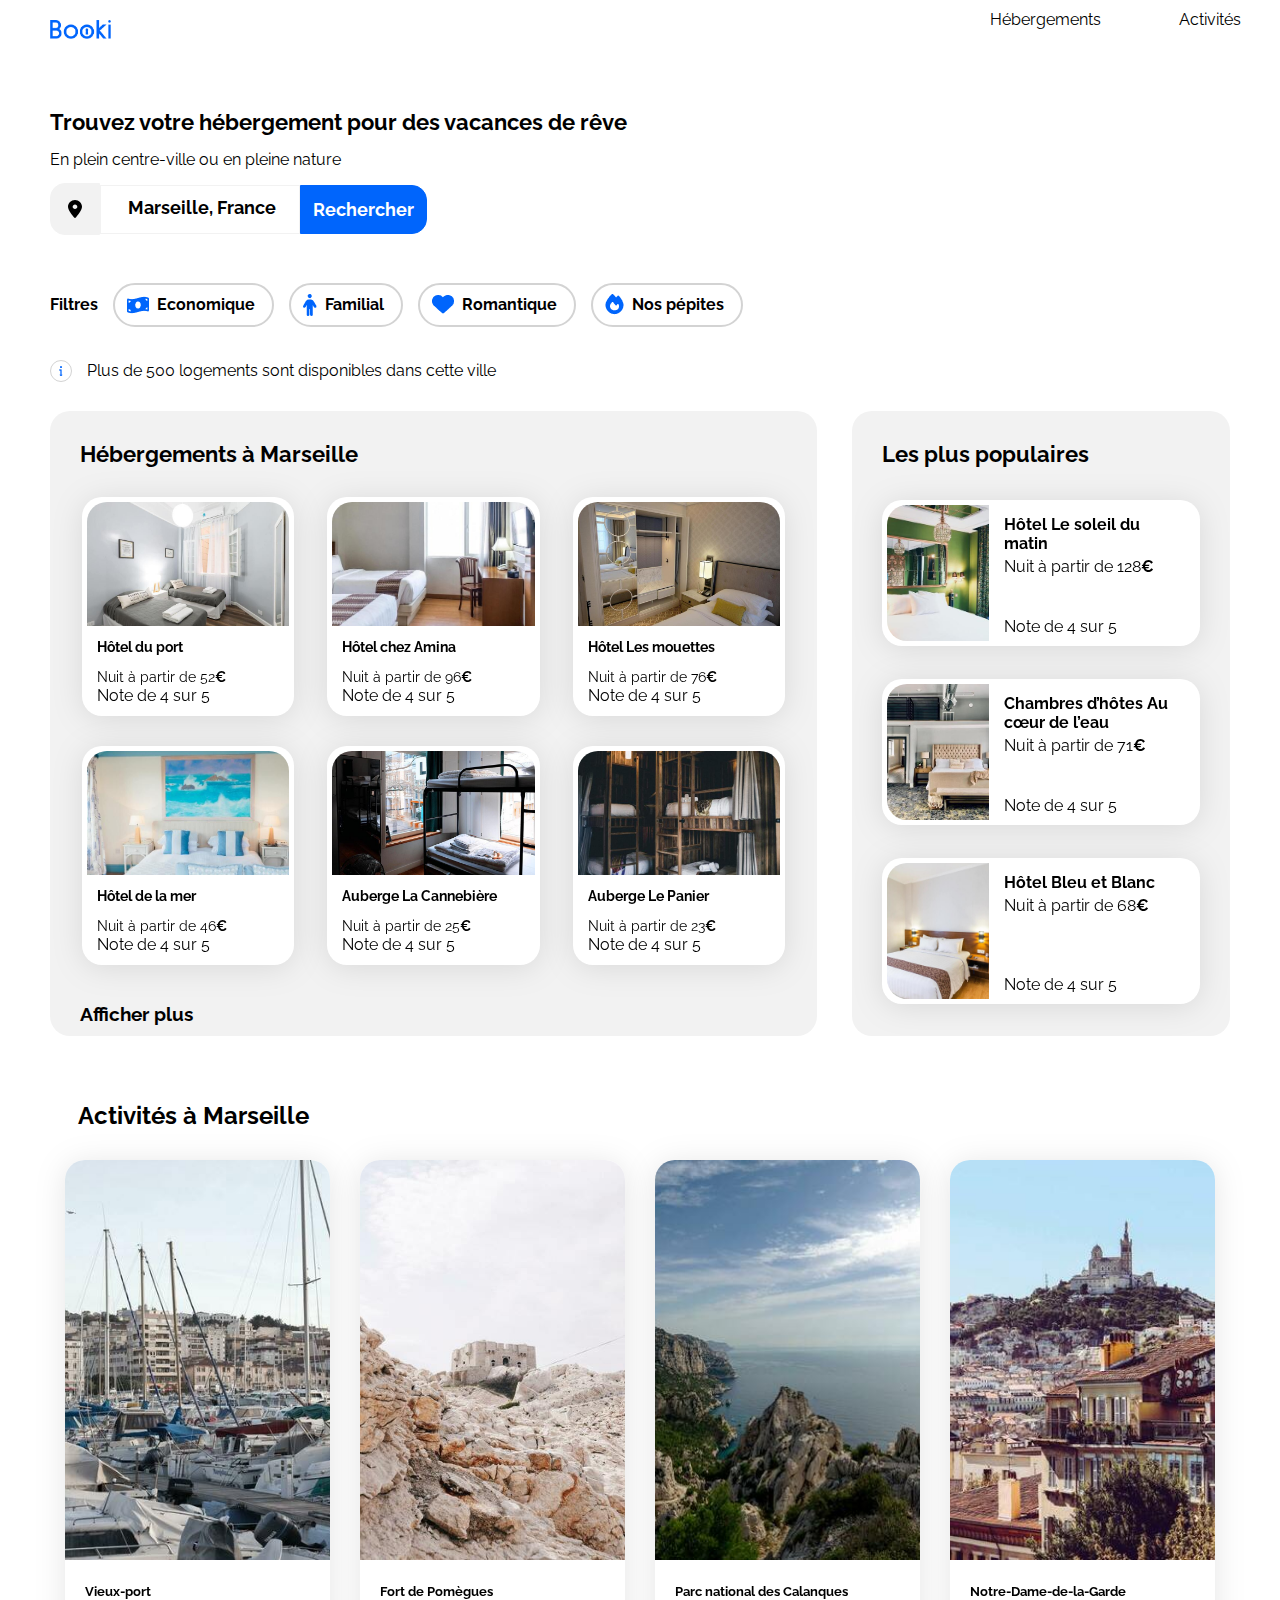
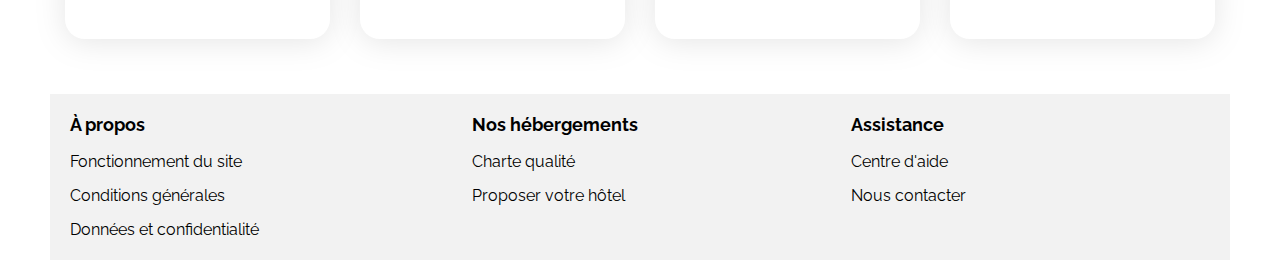
<file: index.html>
<!DOCTYPE html>
<html lang="fr">

<head>
    <meta charset="UTF-8">
    <meta name="viewport" content="width=device-width, initial-scale=1.0">
    <title>Booki</title>
    <link rel="preconnect" href="https://fonts.googleapis.com">
    <link rel="preconnect" href="https://fonts.gstatic.com" crossorigin>
    <link href="https://fonts.googleapis.com/css2?family=Raleway:wght@400;500;700&display=swap" rel="stylesheet">
    <link rel="stylesheet" href="https://cdnjs.cloudflare.com/ajax/libs/font-awesome/6.2.1/css/all.min.css"
        integrity="sha512-MV7K8+y+gLIBoVD59lQIYicR65iaqukzvf/nwasF0nqhPay5w/9lJmVM2hMDcnK1OnMGCdVK+iQrJ7lzPJQd1w=="
        crossorigin="anonymous" referrerpolicy="no-referrer" />
    <link rel="stylesheet" href="./style.css">
</head>

<body>
    <div class="main-container">
        <header class="header">
                    <!-- logo -->
            <img src="images/logo/Booki.png" alt="logo" class="logo">
            <!-- naviguation -->
                    <nav>
                        <ul class="nav">
                            <li class="link_a"><a href="#hebergements">Hébergements</a></li>
                            <li class="link_b"><a href="#activites">Activités</a></li>
                        </ul>
                    </nav>
        </header>
        <main>
            <!-- headline -->
            <section class="infogroup">
                <div class="headline">
                        <h1>Trouvez votre hébergement pour des vacances de rêve</h1>
                        <p>En plein centre-ville ou en pleine nature</p>
                    </div> 
                    <!-- bar de recherche -->
                    <form class="search-bar">
                        <div class="location">
                            <img src="images/logo/location.svg" alt="Icon de location">
                        </div>
                            <div class="input">
                            <input type="search" name="search" placeholder="Marseille, France">
                        </div>
                        <button type="submit" class="button">
                            <span>Rechercher</span>
                            <i class="fa-solid fa-magnifying-glass"></i>
                        </button>
                    </form>
                    <!-- filtres -->
                    <div class="filtres">
                        <h4 class="filtres_title">Filtres</h4>
                        <div class="filtre">
                            <img src="images/logo/Economique.png" alt="billet">
                            <h4 class="filtres-names">Economique</h4>
                        </div>
                        <div class="filtre">
                            <img src="images/logo/Familial.png" alt="bébé">
                            <h4 class="filtres-names">Familial</h4>
                        </div>
                        <div class="filtre">
                            <img src="images/logo/Romantique.png" alt="coeur">
                            <h4 class="filtres-names">Romantique</h4>
                        </div>
                        <div class="filtre">
                            <img src="images/logo/Feu.png" alt="flammes">
                            <h4 class="filtres-names">Nos pépites</h4>
                        </div>
                    </div>
                    <div class="infobar">
                        <img src="images/logo/infobar.png" class="i" alt="icon d'information">
                        <P>Plus de 500 logements sont disponibles dans cette ville</P>
                    </div> 
            </section>
 
                    <!-- hébergements -->
            <div class="hebergements-and-populaires">
                <section class="hebergements" id="hebergements">
                    <div class="hebergements-title">
                        <h2 class="section-title">Hébergements à Marseille</h2>
                    </div>
                    <div class="hebergements-cards">
                        <a href="#">
                            <article class="card">
                                <img src="./images/hebergements/fred-kleber.jpg" alt="Chambre grise avec deux lits simples">
                                <div class="card-content">
                                    <div class="card-txt">
                                        <h3 class="card-title">Hôtel du port</h3>
                                        <p class="card-subtitle">Nuit à partir de 52<span class="euro">€</span></p>
                                    </div>
                                    <div class="card-rating">
                                        <i class="fa-xs fa-solid fa-star" aria-hidden="true"></i>
                                        <i class="fa-xs fa-solid fa-star" aria-hidden="true"></i>
                                        <i class="fa-xs fa-solid fa-star" aria-hidden="true"></i>
                                        <i class="fa-xs fa-solid fa-star" aria-hidden="true"></i>
                                        <i class="fa-xs fa-solid fa-star neutral-star" aria-hidden="true"></i>
                                        <span class="sr-only">Note de 4 sur 5</span>
                                    </div>
                                </div>
                            </article>
                        </a>
                        <a href="#">
                            <article class="card">
                                <img src="./images/hebergements/febrian-zakaria3.jpg" alt="Chambre avec deux lits simples, marron">
                                <div class="card-content">
                                    <div class="card-txt">
                                        <h3 class="card-title">Hôtel chez Amina</h3>
                                        <p class="card-subtitle">Nuit à partir de 96<span class="euro">€</span></p>
                                    </div>
                                    <div class="card-rating">
                                        <i class="fa-xs fa-solid fa-star" aria-hidden="true"></i>
                                        <i class="fa-xs fa-solid fa-star" aria-hidden="true"></i>
                                        <i class="fa-xs fa-solid fa-star" aria-hidden="true"></i>
                                        <i class="fa-xs fa-solid fa-star" aria-hidden="true"></i>
                                        <i class="fa-xs fa-solid fa-star neutral-star" aria-hidden="true"></i>
                                        <span class="sr-only">Note de 4 sur 5</span>
                                    </div>
                                </div>
                            </article>
                        </a>
                        <a href="">
                            <article class="card">
                                <img src="./images/hebergements/reisetopia.jpg" alt="Chambre un lit simple">
                                <div class="card-content">
                                    <div class="card-txt">
                                        <h3 class="card-title">Hôtel Les mouettes</h3>
                                        <p class="card-subtitle">Nuit à partir de 76<span class="euro">€</span></p>
                                    </div>
                                    <div class="card-rating">
                                        <i class="fa-xs fa-solid fa-star" aria-hidden="true"></i>
                                        <i class="fa-xs fa-solid fa-star" aria-hidden="true"></i>
                                        <i class="fa-xs fa-solid fa-star" aria-hidden="true"></i>
                                        <i class="fa-xs fa-solid fa-star" aria-hidden="true"></i>
                                        <i class="fa-xs fa-solid fa-star neutral-star" aria-hidden="true"></i>
                                        <span class="sr-only">Note de 4 sur 5</span>
                                    </div>
                                </div>
                            </article>
                        </a>
                        <a href="#">
                            <article class="card">
                                <img src="./images/hebergements/annie-spratt.jpg" alt="Chambre lit double, bleu">
                                <div class="card-content">
                                    <div class="card-txt">
                                        <h3 class="card-title">Hôtel de la mer</h3>
                                        <p class="card-subtitle">Nuit à partir de 46<span class="euro">€</span></p>
                                    </div>
                                    <div class="card-rating">
                                        <i class="fa-xs fa-solid fa-star" aria-hidden="true"></i>
                                        <i class="fa-xs fa-solid fa-star" aria-hidden="true"></i>
                                        <i class="fa-xs fa-solid fa-star" aria-hidden="true"></i>
                                        <i class="fa-xs fa-solid fa-star" aria-hidden="true"></i>
                                        <i class="fa-xs fa-solid fa-star neutral-star" aria-hidden="true"></i>
                                        <span class="sr-only">Note de 4 sur 5</span>
                                    </div>
                                </div>
                            </article>
                        </a>
                        <a href="#">
                            <article class="card">
                                <img src="./images/hebergements/marcus-loke.jpg" alt="Auberge avec lit superposés">
                                <div class="card-content">
                                    <div class="card-txt">
                                        <h3 class="card-title">Auberge La Cannebière</h3>
                                        <p class="card-subtitle">Nuit à partir de 25<span class="euro">€</span></p>
                                    </div>
                                    <div class="card-rating">
                                        <i class="fa-xs fa-solid fa-star" aria-hidden="true"></i>
                                        <i class="fa-xs fa-solid fa-star" aria-hidden="true"></i>
                                        <i class="fa-xs fa-solid fa-star" aria-hidden="true"></i>
                                        <i class="fa-xs fa-solid fa-star" aria-hidden="true"></i>
                                        <i class="fa-xs fa-solid fa-star neutral-star" aria-hidden="true"></i>
                                        <span class="sr-only">Note de 4 sur 5</span>
                                    </div>
                                </div>
                            </article>
                        </a>
                        <a href="#">
                            <article class="card">
                                <img src="./images/hebergements/nicate-lee.jpg" alt="Auberge avec lits superposés en bois">
                                <div class="card-content">
                                    <div class="card-txt">
                                        <h3 class="card-title">Auberge Le Panier</h3>
                                        <p class="card-subtitle">Nuit à partir de 23<span class="euro">€</span></p>
                                    </div>
                                    <div class="card-rating">
                                        <i class="fa-xs fa-solid fa-star" aria-hidden="true"></i>
                                        <i class="fa-xs fa-solid fa-star" aria-hidden="true"></i>
                                        <i class="fa-xs fa-solid fa-star" aria-hidden="true"></i>
                                        <i class="fa-xs fa-solid fa-star" aria-hidden="true"></i>
                                        <i class="fa-xs fa-solid fa-star neutral-star" aria-hidden="true"></i>
                                        <span class="sr-only">Note de 4 sur 5</span>
                                    </div>
                                </div>
                            </article>
                        </a>
                    </div>
                    <h3 class="afficher_plus">Afficher plus</h3>
                </section>
                                    <!-- populaires -->
                <section class="populaires">
                    <div class="populaires-title">
                        <h2 class="section-title">Les plus populaires</h2>
                        <i class="fa-solid fa-chart-line" aria-hidden="true"></i>
                    </div>
                    <div class="populaires-cards">
                        <a href="#">
                            <article class="card">
                                <img src="./images/hebergements/emile-guillemot.jpg" alt="Image de la chambre d'hôtel montrant un lit">
                                <div class="card-content">
                                    <div class="card-txt">
                                        <h3 class="card-title">Hôtel Le soleil du matin</h3>
                                        <p class="card-subtitle">Nuit à partir de 128<span class="euro">€</span></p>
                                    </div>
                                    <div class="card-rating">
                                        <i class="fa-xs fa-solid fa-star" aria-hidden="true"></i>
                                        <i class="fa-xs fa-solid fa-star" aria-hidden="true"></i>
                                        <i class="fa-xs fa-solid fa-star" aria-hidden="true"></i>
                                        <i class="fa-xs fa-solid fa-star" aria-hidden="true"></i>
                                        <i class="fa-xs fa-solid fa-star neutral-star" aria-hidden="true"></i>
                                        <span class="sr-only">Note de 4 sur 5</span>
                                    </div>
                                </div>
                            </article>
                        </a>
                        <a href="#">
                            <article class="card">
                                <img src="./images/hebergements/aw-creative.jpg" alt="Image de la chambre d'hôtel montrant un lit">
                                <div class="card-content">
                                    <div class="card-txt">
                                        <h3 class="card-title">Chambres d’hôtes Au cœur de l’eau</h3>
                                        <p class="card-subtitle">Nuit à partir de 71<span class="euro">€</span></p>
                                    </div>
                                    <div class="card-rating">
                                        <i class="fa-xs fa-solid fa-star" aria-hidden="true"></i>
                                        <i class="fa-xs fa-solid fa-star" aria-hidden="true"></i>
                                        <i class="fa-xs fa-solid fa-star" aria-hidden="true"></i>
                                        <i class="fa-xs fa-solid fa-star" aria-hidden="true"></i>
                                        <i class="fa-xs fa-solid fa-star neutral-star" aria-hidden="true"></i>
                                        <span class="sr-only">Note de 4 sur 5</span>
                                    </div>
                                </div>
                            </article>
                        </a>
                        <a href="#">
                            <article class="card">
                                <img src="./images/hebergements/febrian-zakaria2.jpg" alt="Image de la chambre d'hôtel montrant un lit">
                                <div class="card-content">
                                    <div class="card-txt">
                                        <h3 class="card-title">Hôtel Bleu et Blanc</h3>
                                        <p class="card-subtitle">Nuit à partir de 68<span class="euro">€</span></p>
                                    </div>
                                    <div class="card-rating">
                                        <i class="fa-xs fa-solid fa-star" aria-hidden="true"></i>
                                        <i class="fa-xs fa-solid fa-star" aria-hidden="true"></i>
                                        <i class="fa-xs fa-solid fa-star" aria-hidden="true"></i>
                                        <i class="fa-xs fa-solid fa-star" aria-hidden="true"></i>
                                        <i class="fa-xs fa-solid fa-star neutral-star" aria-hidden="true"></i>
                                        <span class="sr-only">Note de 4 sur 5</span>
                                    </div>
                                </div>
                            </article>
                        </a>
                    </div>
                </section>
            </div>

         <!-- section activités -->
         <section class="activites" id="activites">
            <h2 class="activites-title">Activités à Marseille</h2>
          
            <div class="activites-cards-container">
              <a href="#">
                <article class="activites-card">
                  <img src="./images/activites/reno-laithienne.jpg" alt="Le vieux-port">
                  <div class="card-content">
                    <div class="card-txt">
                      <h5 class="activites-card-title">Vieux-port</h5>
                    </div>
                  </div>
                </article>
              </a>
              <a href="#">
                <article class="activites-card">
                  <img src="./images/activites/paul-hermann.jpg" alt="Fort de Pomègues">
                  <div class="card-content">
                    <div class="card-txt">
                      <h5 class="activites-card-title">Fort de Pomègues</h5>
                    </div>
                  </div>
                </article>
              </a>
              <a href="#">
                <article class="activites-card">
                  <img src="./images/activites/kilyan-sockalingum.jpg" alt="Les Calanques">
                  <div class="card-content">
                    <div class="card-txt">
                      <h5 class="activites-card-title">Parc national des Calanques</h5>
                    </div>
                  </div>
                </article>
              </a>
              <a href="#">
                <article class="activites-card">
                  <img src="./images/activites/florian-wehde.jpg" alt="Notre-Dame-de-la-Garde" div=Notre-Dame-de-la-Garde>
                  <div class="card-content"> 
                    <div class="card-txt">
                      <h5 class="activites-card-title">Notre-Dame-de-la-Garde</h5>
                    </div>
                  </div>
                </article>
              </a>
            </div>
          </section>
        </main>
        <footer class="footer">
            <div class="footer-content">
              <h2 class="footer-title">À propos</h2>
              <div class="footer-nav">
                <ul class="footer-list">
                  <li><a href="#">Fonctionnement du site</a></li>
                  <li><a href="#">Conditions générales</a></li>
                  <li><a href="#">Données et confidentialité</a></li>
                </ul>
              </div>
            </div>
            <div class="footer-content">
              <h2 class="footer-title">Nos hébergements</h2>
              <div class="footer-nav">
                <ul class="footer-list">
                  <li><a href="#">Charte qualité</a></li>
                  <li><a href="#">Proposer votre hôtel</a></li>
                </ul>
              </div>
            </div>
            <div class="footer-content">
              <h2 class="footer-title">Assistance</h2>
              <div class="footer-nav">
                <ul class="footer-list">
                    <li><a href="#">Centre d'aide</a></li>
                    <li><a href="#">Nous contacter</a></li>
                  </ul>
</file>
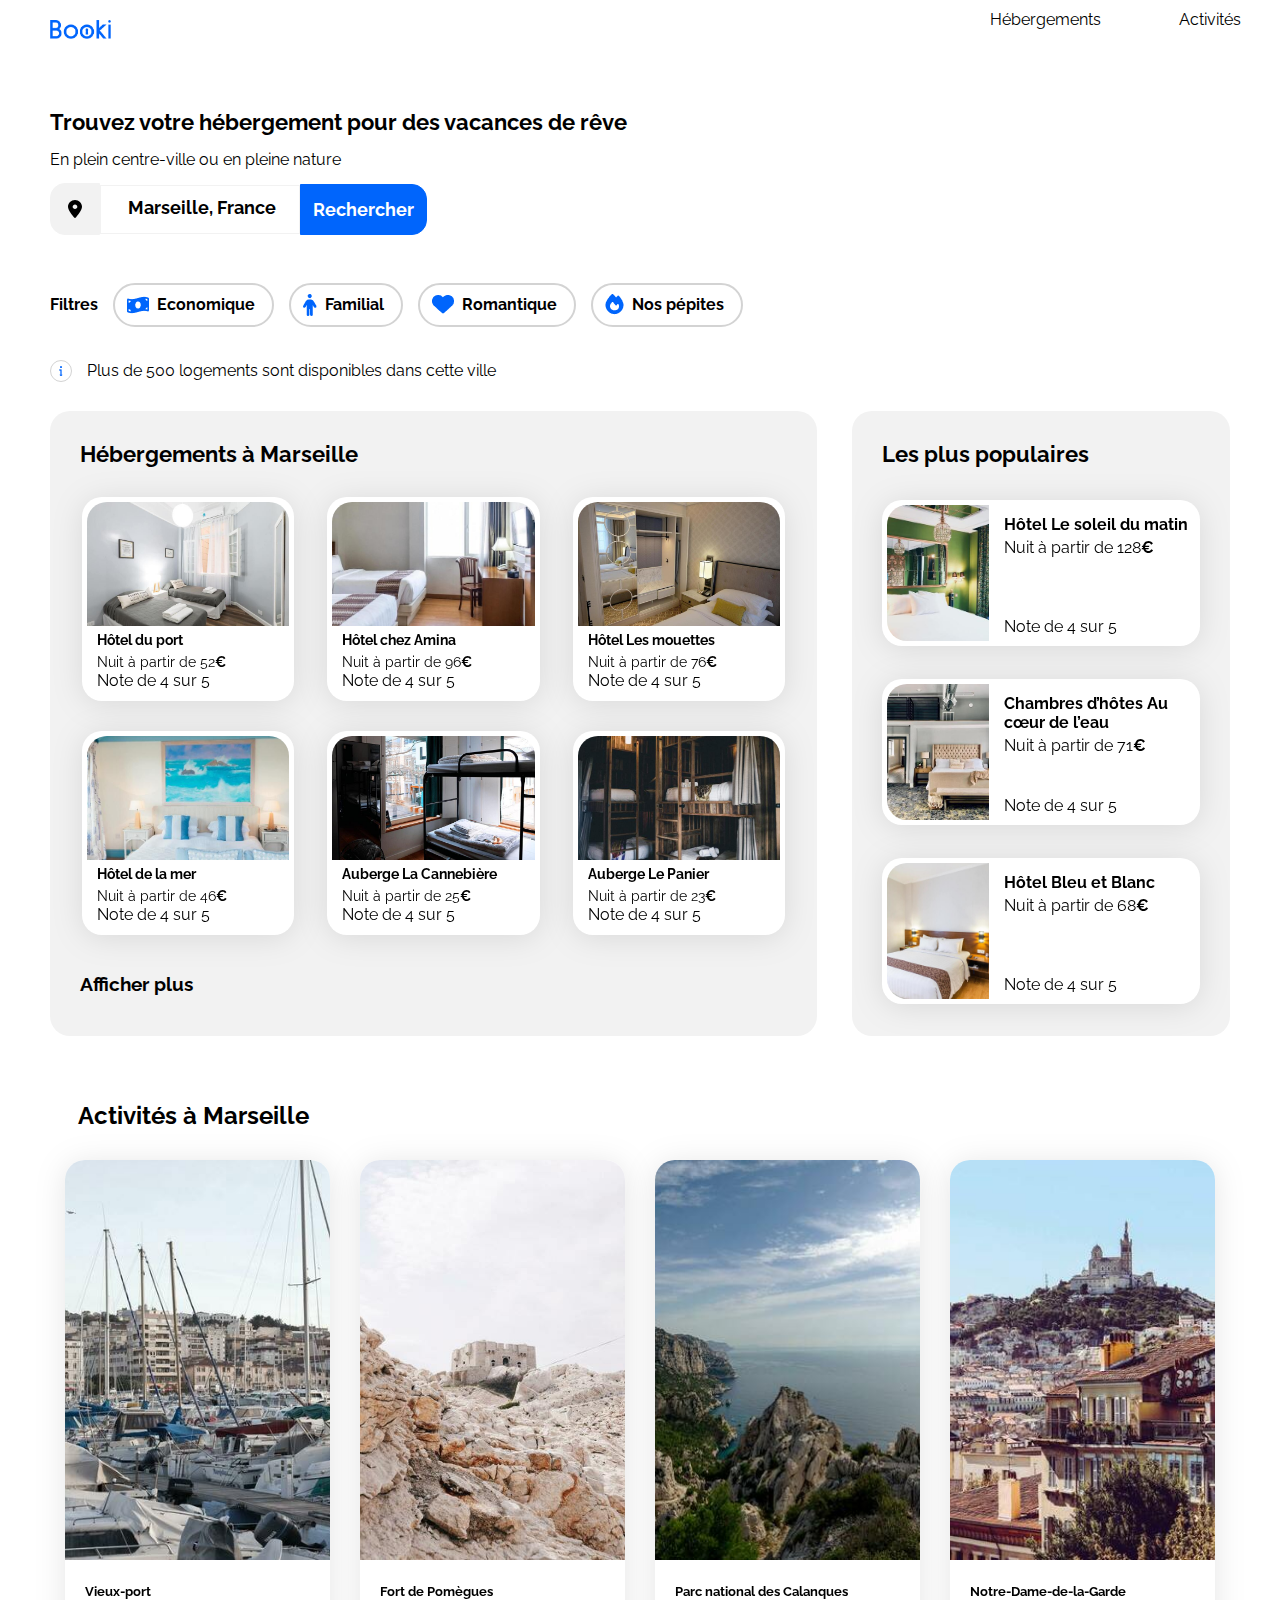
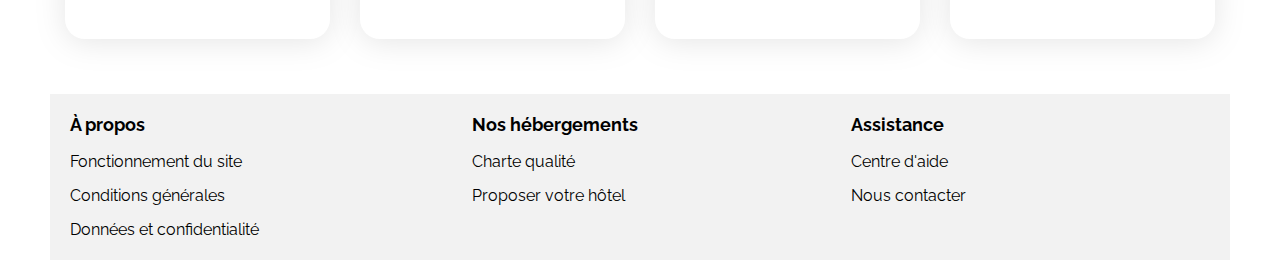
<file: Projet-2/booki-starter-code/index.html>
<!DOCTYPE html>
<html lang="fr">

<head>
    <meta charset="UTF-8">
    <meta name="viewport" content="width=device-width, initial-scale=1.0">
    <title>Booki</title>
    <link rel="preconnect" href="https://fonts.googleapis.com">
    <link rel="preconnect" href="https://fonts.gstatic.com" crossorigin>
    <link href="https://fonts.googleapis.com/css2?family=Raleway:wght@400;500;700&display=swap" rel="stylesheet">
    <link rel="stylesheet" href="https://cdnjs.cloudflare.com/ajax/libs/font-awesome/6.2.1/css/all.min.css"
        integrity="sha512-MV7K8+y+gLIBoVD59lQIYicR65iaqukzvf/nwasF0nqhPay5w/9lJmVM2hMDcnK1OnMGCdVK+iQrJ7lzPJQd1w=="
        crossorigin="anonymous" referrerpolicy="no-referrer" />
    <link rel="stylesheet" href="./css/style.css">
</head>

<body>
    <div class="main-container">
        <header class="header">
                    <!-- logo -->
            <img src="images/logo/Booki.png" alt="logo" class="logo">
            <!-- naviguation -->
                    <nav>
                        <ul class="nav">
                            <li class="link_a"><a href="#hebergements">Hébergements</a></li>
                            <li class="link_b"><a href="#activites">Activités</a></li>
                        </ul>
                    </nav>
        </header>
        <main>
            <!-- headline -->
            <section class="infogroup">
                <div class="headline">
                        <h1>Trouvez votre hébergement pour des vacances de rêve</h1>
                        <p>En plein centre-ville ou en pleine nature</p>
                    </div> 
                    <!-- bar de recherche -->
                    <div class="search-bar">
                        <div class="location">
                            <img src="images/logo/location.svg" alt="Icon de location">
                        </div>
                            <div class="input">
                            <input type="search" placeholder="Marseille, France">
                        </div>
                        <div class="button">
                            <span>Rechercher</span>
                            <i class="fa-solid fa-magnifying-glass"></i>
                        </div>
                    </div>
                    <!-- filtres -->
                    <div class="filtres">
                        <h4 class="filtres_title">Filtres</h4>
                        <div class="filtre">
                            <img src="images/logo/Economique.png" alt="billet">
                            <h4 class="filtres-names">Economique</h4>
                        </div>
                        <div class="filtre">
                            <img src="images/logo/Familial.png" alt="bébé">
                            <h4 class="filtres-names">Familial</h4>
                        </div>
                        <div class="filtre">
                            <img src="images/logo/Romantique.png" alt="coeur">
                            <h4 class="filtres-names">Romantique</h4>
                        </div>
                        <div class="filtre">
                            <img src="images/logo/Feu.png" alt="flammes">
                            <h4 class="filtres-names">Nos pépites</h4>
                        </div>
                    </div>
                    <div class="infobar">
                        <img src="images/logo/infobar.png" class="i" alt="icon d'information">
                        <P>Plus de 500 logements sont disponibles dans cette ville</P>
                    </div> 
            </section>
 
                    <!-- hébergements -->
            <div class="hebergements-and-populaires">
                <section class="hebergements" id="hebergements">
                    <div class="hebergements-title">
                        <h2 class="section-title">Hébergements à Marseille</h2>
                    </div>
                    <div class="hebergements-cards">
                        <a href="#">
                            <article class="card">
                                <img src="./images/hebergements/fred-kleber.jpg" alt="Chambre grise avec deux lits simples">
                                <div class="card-content">
                                    <div class="card-txt">
                                        <h3 class="card-title">Hôtel du port</h3>
                                        <p class="card-subtitle">Nuit à partir de 52<span class="euro">€</span></p>
                                    </div>
                                    <div class="card-rating">
                                        <i class="fa-xs fa-solid fa-star" aria-hidden="true"></i>
                                        <i class="fa-xs fa-solid fa-star" aria-hidden="true"></i>
                                        <i class="fa-xs fa-solid fa-star" aria-hidden="true"></i>
                                        <i class="fa-xs fa-solid fa-star" aria-hidden="true"></i>
                                        <i class="fa-xs fa-solid fa-star neutral-star" aria-hidden="true"></i>
                                        <span class="sr-only">Note de 4 sur 5</span>
                                    </div>
                                </div>
                            </article>
                        </a>
                        <a href="#">
                            <article class="card">
                                <img src="./images/hebergements/febrian-zakaria3.jpg" alt="Chambre avec deux lits simples, marron">
                                <div class="card-content">
                                    <div class="card-txt">
                                        <h3 class="card-title">Hôtel chez Amina</h3>
                                        <p class="card-subtitle">Nuit à partir de 96<span class="euro">€</span></p>
                                    </div>
                                    <div class="card-rating">
                                        <i class="fa-xs fa-solid fa-star" aria-hidden="true"></i>
                                        <i class="fa-xs fa-solid fa-star" aria-hidden="true"></i>
                                        <i class="fa-xs fa-solid fa-star" aria-hidden="true"></i>
                                        <i class="fa-xs fa-solid fa-star" aria-hidden="true"></i>
                                        <i class="fa-xs fa-solid fa-star neutral-star" aria-hidden="true"></i>
                                        <span class="sr-only">Note de 4 sur 5</span>
                                    </div>
                                </div>
                            </article>
                        </a>
                        <a href="">
                            <article class="card">
                                <img src="./images/hebergements/reisetopia.jpg" alt="Chambre un lit simple">
                                <div class="card-content">
                                    <div class="card-txt">
                                        <h3 class="card-title">Hôtel Les mouettes</h3>
                                        <p class="card-subtitle">Nuit à partir de 76<span class="euro">€</span></p>
                                    </div>
                                    <div class="card-rating">
                                        <i class="fa-xs fa-solid fa-star" aria-hidden="true"></i>
                                        <i class="fa-xs fa-solid fa-star" aria-hidden="true"></i>
                                        <i class="fa-xs fa-solid fa-star" aria-hidden="true"></i>
                                        <i class="fa-xs fa-solid fa-star" aria-hidden="true"></i>
                                        <i class="fa-xs fa-solid fa-star neutral-star" aria-hidden="true"></i>
                                        <span class="sr-only">Note de 4 sur 5</span>
                                    </div>
                                </div>
                            </article>
                        </a>
                        <a href="#">
                            <article class="card">
                                <img src="./images/hebergements/annie-spratt.jpg" alt="Chambre lit double, bleu">
                                <div class="card-content">
                                    <div class="card-txt">
                                        <h3 class="card-title">Hôtel de la mer</h3>
                                        <p class="card-subtitle">Nuit à partir de 46<span class="euro">€</span></p>
                                    </div>
                                    <div class="card-rating">
                                        <i class="fa-xs fa-solid fa-star" aria-hidden="true"></i>
                                        <i class="fa-xs fa-solid fa-star" aria-hidden="true"></i>
                                        <i class="fa-xs fa-solid fa-star" aria-hidden="true"></i>
                                        <i class="fa-xs fa-solid fa-star" aria-hidden="true"></i>
                                        <i class="fa-xs fa-solid fa-star neutral-star" aria-hidden="true"></i>
                                        <span class="sr-only">Note de 4 sur 5</span>
                                    </div>
                                </div>
                            </article>
                        </a>
                        <a href="#">
                            <article class="card">
                                <img src="./images/hebergements/marcus-loke.jpg" alt="Auberge avec lit superposés">
                                <div class="card-content">
                                    <div class="card-txt">
                                        <h3 class="card-title">Auberge La Cannebière</h3>
                                        <p class="card-subtitle">Nuit à partir de 25<span class="euro">€</span></p>
                                    </div>
                                    <div class="card-rating">
                                        <i class="fa-xs fa-solid fa-star" aria-hidden="true"></i>
                                        <i class="fa-xs fa-solid fa-star" aria-hidden="true"></i>
                                        <i class="fa-xs fa-solid fa-star" aria-hidden="true"></i>
                                        <i class="fa-xs fa-solid fa-star" aria-hidden="true"></i>
                                        <i class="fa-xs fa-solid fa-star neutral-star" aria-hidden="true"></i>
                                        <span class="sr-only">Note de 4 sur 5</span>
                                    </div>
                                </div>
                            </article>
                        </a>
                        <a href="#">
                            <article class="card">
                                <img src="./images/hebergements/nicate-lee.jpg" alt="Auberge avec lits superposés en bois">
                                <div class="card-content">
                                    <div class="card-txt">
                                        <h3 class="card-title">Auberge Le Panier</h3>
                                        <p class="card-subtitle">Nuit à partir de 23<span class="euro">€</span></p>
                                    </div>
                                    <div class="card-rating">
                                        <i class="fa-xs fa-solid fa-star" aria-hidden="true"></i>
                                        <i class="fa-xs fa-solid fa-star" aria-hidden="true"></i>
                                        <i class="fa-xs fa-solid fa-star" aria-hidden="true"></i>
                                        <i class="fa-xs fa-solid fa-star" aria-hidden="true"></i>
                                        <i class="fa-xs fa-solid fa-star neutral-star" aria-hidden="true"></i>
                                        <span class="sr-only">Note de 4 sur 5</span>
                                    </div>
                                </div>
                            </article>
                        </a>
                    </div>
                    <h3 class="afficher_plus">Afficher plus</h3>
                </section>
                                    <!-- populaires -->
                <section class="populaires">
                    <div class="populaires-title">
                        <h2 class="section-title">Les plus populaires</h2>
                        <i class="fa-solid fa-chart-line" aria-hidden="true"></i>
                    </div>
                    <div class="populaires-cards">
                        <a href="#">
                            <article class="card">
                                <img src="./images/hebergements/emile-guillemot.jpg" alt="Image de la chambre d'hôtel montrant un lit">
                                <div class="card-content">
                                    <div class="card-txt">
                                        <h3 class="card-title">Hôtel Le soleil du matin</h3>
                                        <p class="card-subtitle">Nuit à partir de 128<span class="euro">€</span></p>
                                    </div>
                                    <div class="card-rating">
                                        <i class="fa-xs fa-solid fa-star" aria-hidden="true"></i>
                                        <i class="fa-xs fa-solid fa-star" aria-hidden="true"></i>
                                        <i class="fa-xs fa-solid fa-star" aria-hidden="true"></i>
                                        <i class="fa-xs fa-solid fa-star" aria-hidden="true"></i>
                                        <i class="fa-xs fa-solid fa-star neutral-star" aria-hidden="true"></i>
                                        <span class="sr-only">Note de 4 sur 5</span>
                                    </div>
                                </div>
                            </article>
                        </a>
                        <a href="#">
                            <article class="card">
                                <img src="./images/hebergements/aw-creative.jpg" alt="Image de la chambre d'hôtel montrant un lit">
                                <div class="card-content">
                                    <div class="card-txt">
                                        <h3 class="card-title">Chambres d’hôtes Au cœur de l’eau</h3>
                                        <p class="card-subtitle">Nuit à partir de 71<span class="euro">€</span></p>
                                    </div>
                                    <div class="card-rating">
                                        <i class="fa-xs fa-solid fa-star" aria-hidden="true"></i>
                                        <i class="fa-xs fa-solid fa-star" aria-hidden="true"></i>
                                        <i class="fa-xs fa-solid fa-star" aria-hidden="true"></i>
                                        <i class="fa-xs fa-solid fa-star" aria-hidden="true"></i>
                                        <i class="fa-xs fa-solid fa-star neutral-star" aria-hidden="true"></i>
                                        <span class="sr-only">Note de 4 sur 5</span>
                                    </div>
                                </div>
                            </article>
                        </a>
                        <a href="#">
                            <article class="card">
                                <img src="./images/hebergements/febrian-zakaria2.jpg" alt="Image de la chambre d'hôtel montrant un lit">
                                <div class="card-content">
                                    <div class="card-txt">
                                        <h3 class="card-title">Hôtel Bleu et Blanc</h3>
                                        <p class="card-subtitle">Nuit à partir de 68<span class="euro">€</span></p>
                                    </div>
                                    <div class="card-rating">
                                        <i class="fa-xs fa-solid fa-star" aria-hidden="true"></i>
                                        <i class="fa-xs fa-solid fa-star" aria-hidden="true"></i>
                                        <i class="fa-xs fa-solid fa-star" aria-hidden="true"></i>
                                        <i class="fa-xs fa-solid fa-star" aria-hidden="true"></i>
                                        <i class="fa-xs fa-solid fa-star neutral-star" aria-hidden="true"></i>
                                        <span class="sr-only">Note de 4 sur 5</span>
                                    </div>
                                </div>
                            </article>
                        </a>
                    </div>
                </section>
            </div>

         <!-- section activités -->
         <section class="activites" id="activites">
            <h2 class="activites-title">Activités à Marseille</h2>
          
            <div class="activites-cards-container">
              <a href="#">
                <article class="activites-card">
                  <img src="./images/activites/reno-laithienne.jpg" alt="Le vieux-port">
                  <div class="card-content">
                    <div class="card-txt">
                      <h5 class="activites-card-title">Vieux-port</h5>
                    </div>
                  </div>
                </article>
              </a>
              <a href="#">
                <article class="activites-card">
                  <img src="./images/activites/paul-hermann.jpg" alt="Fort de Pomègues">
                  <div class="card-content">
                    <div class="card-txt">
                      <h5 class="activites-card-title">Fort de Pomègues</h5>
                    </div>
                  </div>
                </article>
              </a>
              <a href="#">
                <article class="activites-card">
                  <img src="./images/activites/kilyan-sockalingum.jpg" alt="Les Calanques">
                  <div class="card-content">
                    <div class="card-txt">
                      <h5 class="activites-card-title">Parc national des Calanques</h5>
                    </div>
                  </div>
                </article>
              </a>
              <a href="#">
                <article class="activites-card">
                  <img src="./images/activites/florian-wehde.jpg" alt="Notre-Dame-de-la-Garde">
                  <div class="card-content">
                    <div class="card-txt">
                      <h5 class="activites-card-title">Notre-Dame-de-la-Garde</h5>
                    </div>
                  </div>
                </article>
              </a>
            </div>
          </section>
        </main>
        <footer class="footer">
            <div class="footer-content">
              <h2 class="footer-title">À propos</h2>
              <div class="footer-nav">
                <ul class="footer-list">
                  <li><a href="#">Fonctionnement du site</a></li>
                  <li><a href="#">Conditions générales</a></li>
                  <li><a href="#">Données et confidentialité</a></li>
                </ul>
              </div>
            </div>
            <div class="footer-content">
              <h2 class="footer-title">Nos hébergements</h2>
              <div class="footer-nav">
                <ul class="footer-list">
                  <li><a href="#">Charte qualité</a></li>
                  <li><a href="#">Proposer votre hôtel</a></li>
                </ul>
              </div>
            </div>
            <div class="footer-content">
              <h2 class="footer-title">Assistance</h2>
              <div class="footer-nav">
                <ul class="footer-list">
                  <li><a href="#">Centre d'aide</a></li>
                  <li><a href="#">Nous contacter</a></li>
                </ul>
              </div>
            </div>
          </footer>
        </div>
      </body>
    </html>
</file>
<file: style.css>
/****** General ***********/
* {
    font-family: 'Raleway', sans-serif;
}

:root {
    --main-color: #0065FC;
    --main-bg-color: #F2F2F2;
    --filter-bg-color: #DEEBFF;
}

.fa-solid {
    color: var(--main-color);
}

body {
    display: flex;
    justify-content: center;
    margin: 0%;
    padding: 0%;
}

.main-container {
    width: 100%;
    max-width: 1440px;
    padding: 0 50px;
    box-sizing: border-box;
}

a {
    color: inherit;
    text-decoration: none;
}

.section-title {
    margin: 0;
    font-size: 22px;
}

.card {
    background-color: white;
    border-radius: 20px;
    padding: 5px;
    filter: drop-shadow(0px 3px 15px rgba(0, 0, 0, 0.1));
}

.card img {
    object-fit: cover;
}

.card-title {
    font-size: 16px;
}

.euro {
    font-weight: 700;
}

.neutral-star {
    color: var(--main-bg-color)
}

/****** Header ***********/

.header {
    display: flex;
    flex-direction: row;
    justify-content: space-between;
    align-items: center;
    margin-bottom: 30px;
    height: 79px;
}

.logo {
    width: 61.09px;
    height: 19px;
    margin-top: 0px;
    margin-bottom: 20px;
    cursor: pointer;
}

.nav {
    color: black;
    display: flex;
    flex-direction: row;
    justify-content: space-around;
    position: relative;
    left: 50px;
    width: 328.6px;
    list-style-type: none;
    margin-top: 0px;
    margin-bottom: 40px;

}

.nav a:hover {
    color: var(--main-color);
    border-top: 2px solid var(--main-color);
    padding-top: 8px;
}


/****** Headline ***********/

.headline h1 {
    display: flex;
    flex-direction: column;
    font-weight: 700;
    font-size: 22px;
    line-height: 26px;
}

.headline p {
    margin-top: 7px;
    font-size: 16px;
  }

/****** Search-bar ***********/

.search-bar {
    display: flex;
    flex-direction: row;
    width: 377px;
    height: 49px;
    align-items: center;
}

.location {
    display: flex;
    justify-content: center;
    align-items: center;
    border: 1px solid var(--main-bg-color);
    background-color: var(--main-bg-color);
    border-radius: 15px 0px 0px 15px;
    width: 50px; 
    height: 50px;
}

.input input {
    display: flex;
    justify-content: center;
    align-items: center;
    border: 1px solid var(--main-bg-color);
    background-color: transparent;
    font-weight: 700;
    height: 49px;
    width: 200px;
    outline: none;
    padding-left: 20px;
}

.input input::placeholder {
    color: black;
    text-align: center;
    font-size: 18px;
    font-weight: 700;
}

.button {
    height: 49px;
    width: 132px;
    cursor: pointer;
    display: flex;
    justify-content: center;
    align-items: center;
    background-color: var(--main-color);
    border: 1px solid var(--main-color);
    border-radius: 0 15px 15px 0;
    color: white;
    font-size: 18px;
    font-weight: 700;
    gap: 10px;
    
}

.search-bar i {
    color: white;
    display: none;
  }

/****** Filtres ***********/

.filtres {
    display: flex;
    flex-wrap: wrap;
    gap: 15px;
    margin: 40px 0px 10px 0px;
    align-items: center;
    width: 100%;
}

.filtre {
    display: flex;
    border: 2px solid lightgray;
    border-radius: 50px;
    align-items: center;
    padding: 10px 17px;
    height: 20px;
    cursor: pointer;
}

.filtres img {
    margin-left: -5px;
}

.filtre:hover {
    background-color: rgba(222, 235, 255, 1);
    cursor: pointer;
}

.filtre a:hover {
    background-color: lightgray;
}

.filtres-names {
    margin-left: 8px;
}

.infobar {
    display: flex;
    align-items: center;
    gap: 15px;
    margin-bottom: 15px;
    width: 100%;
}

.i {

    border: 1px solid lightgray;
    border-radius: 90px;
    padding: 5px 8px;

}

/****** Hebergements And Populaires ***********/
.hebergements-and-populaires {
    display: flex;
    justify-content: space-between;
}

.hebergements-and-populaires section {
    background-color: var(--main-bg-color);
    border-radius: 20px;
    padding: 30px;
    box-sizing: border-box;
}

/****** Hebergements ***********/



.hebergements {
    width: 65%;
    height: 625px;
}

.hebergements-cards {
    display: flex;
    flex-direction: row;
    flex-wrap: wrap;
    justify-content: space-between;
    margin: 30px 0px;
    margin-bottom: 0%;
  }
  
  .hebergements-cards a {
    width: 30%;
    padding: 0 2px;
    padding-bottom: 30px;
    line-height: 10px;
  }

.hebergements-cards img {
    border-top-left-radius: 20px;
    border-top-right-radius: 20px;
    width: 100%;
    height: 124px;
}

.hebergements .card-title {
    margin-left: 10px;
    padding-bottom: 3px;
    font-size: 14px;
    line-height: 15px;
}

.hebergements .card-subtitle {
    margin-left: 10px;
    font-size: 14px;
}

.hebergements .card-rating {
    margin-left: 10px;
    padding-bottom: 15px;
    line-height: 0px;
}


.hebergements .afficher_plus {
    cursor: pointer;
    line-height: 0px;
}

.card {
    transition: transform 0.3s ease;
}

.card:hover {
    transform: scale(1.05);
}

/****** Populaires ***********/
.populaires {
    width: 32%;
}

.populaires-title {
    display: flex;
    justify-content: space-between;
    align-items: center;
}

.populaires-cards .card {
    display: flex;
    margin-top: 33px;
}

.populaires-cards img {
    width: 33%;
    height: 136px;
    border-top-left-radius: 20px;
    border-bottom-left-radius: 20px;
}

.populaires-cards .card-content {
    width: 60%;
    padding-left: 15px;
    display: flex;
    flex-direction: column;
    justify-content: space-between;
    box-sizing: border-box;
}

.populaires-cards .card-title {
    margin-top: 10px;
    margin-bottom: 4px;
}

.populaires-cards .card-subtitle {
    margin: 0;
}

.populaires-cards .card-rating {
    margin-bottom: 5px;
}

/****** Activités ***********/



.activites-title {
    margin: 65px 0px 30px 28px;
}

.activites-cards-container {
    display: flex;
    flex-direction: row;
    justify-content: space-between;
    margin: 0px 15px;
    margin-top: 30px;
    pointer-events: none;
    gap: 30px;
}

.activites-cards-container a {
    background-color: white;
    border-radius: 20px;
    filter: drop-shadow(0px 3px 15px rgba(0, 0, 0, 0.1));
    pointer-events: auto;
    transition: transform 0.3s ease;
    width: 100%;
}

.activites-card img {
    width: 100%;
    height: 400px;
    border-top-left-radius: 20px;
    border-top-right-radius: 20px;
    object-fit: cover;
}

.activites-card-title {
    margin: 20px 20px 20px 20px;
    padding-bottom: 20px;
}

.activites-cards-container a:hover {
    transform: scale(1.05);
}




/****** Footer ***********/

.footer {
    display: flex;
    flex-direction: row;
    background-color: var(--main-bg-color);
    margin-top: 55px;
    padding-right: 6%;
  }
  
  .footer-content {
    display: flex;
    flex-direction: column;
    align-items: flex-start;
    padding: 5px 20px;
    margin-right: auto;
  }
  
  .footer-list {
    margin-top: -13px;
  }
  
  .footer-title {
    font-size: 18px;
  }
  
  .footer-content .footer-nav .footer-list {
    list-style: none;
    padding: 0px;
  }
  
  .footer-content .footer-nav .footer-list li {
    margin-top: 15px;
  }
  


/* Le code ci-dessous correspond à la version responsive uniquement */

/****** Media queries ***********/
/* Medium devices (tablets, less/equal than 1024px) */
@media (max-width: 1024px) {

    .filtres_title {
        width: 100%;
        margin: 0px;
    }

    .hebergements-and-populaires {
        flex-direction: column;
    }

    .hebergements {
        width: 100%;
    }
    
    .hebergements-cards {
        display: flex;
        width: 100%;
    }
    .populaires {
        width: 100%;
        margin-top: 50px;
    }

    .populaires-cards {
        display: flex;
        flex-direction: row;
        justify-content: space-between;
    }

    .populaires-cards a {
        width: 30%;
    }

    .populaires-cards .card-title {
        font-size: 14px;
    }

    .populaires-cards .card-subtitle {
        font-size: 13px;
    }

    .activites-title {
        margin-left: 0px;
    }


      .activites-card {
        width: 100%;
        height: 270px;
      }

      .activites-card img {
        width: 100%;
        height: 200px;
      }
}

/* Small devices (phones, less than 768px) */
@media (max-width: 767.98px) {
    /* header */

    .header {
        display: flex;
        flex-direction: column;   
        width: 100%;
      }

    .logo {
        width: 61px;
        height: 19px;
        padding: 20px;
        gap: 10px;
      }

    nav {
        width: 375px;
        height: 36px;
        gap: 15px;
        width: 100%;
        position: static;
        font-size: 16px;
      }
    
    nav ul {
        padding-left: 0;
        width: 100%;
      }
      
    .nav {
        width: 100%;
        position: static;
        padding-left: 0;
        height: 36px;
        border-bottom: 2px solid var(--main-bg-color);
      }

    .nav li {
        width: 50%;
        text-align: center;
        vertical-align: center;

      }
    .nav li:hover{
        display: block;
        border-bottom: 2px solid var(--main-color);
        border-top: none;
        padding-bottom: 35px;
    }

    .nav a:hover{
        border-top: none;
    }
    
    .infogroup {
        display: flex;
        flex-direction: column;
        padding-top: 25px;
        line-height: 0px;
        text-align: center;
        height: 432px;
        gap: 25px;
        margin-left: 20px;
        margin-right: 20px;
        margin-bottom: 20px;
    }

    .headline {
        width: 100%;
        height: 79px;
        gap: 8px;
        text-align: left;
        margin-bottom: 20px;
        line-height: 24px;
    }


    .infogroup .search-bar {
        border: 1px solid var(--main-bg-color);
        border-radius: 30px;
        width: 100%;
    }

    .infogroup input {
        border: none;
        padding-left: 0px;
    }

    .infogroup .search-bar .button {
        border-radius: 15px;
        width: 49px;
        height: 49px;
        filter: drop-shadow(2px 2px 4px rgba(0, 0, 0, 0.25));
        position: absolute;
        right: 2%;
    }

    .button span {
        display: none;
    }

    .button i {
        display: block; 
    }

    .location {
        min-width: 50px;
    }
 
 /* filtres */

    .filtres {
        display: flex;
        flex-wrap: wrap;
        margin-top: 20px;
        text-align: left;
        justify-content: center;
        width: 100%;
    }

    .filtres_title {
        display: flex;
        flex-wrap: wrap;
        display: block;
        font-size: 18px;
        margin: 0;
        margin-bottom: 10px;
        margin-left: 10px;
    }

    .filtre {
        width: 30%;
        font-size: 13.5px;
        justify-content: center;
    }

    .infobar {
        align-items: center;
        line-height: 20px;
        text-align: left;
    }


  /* hebergement et populaires */

.hebergements-and-populaires {
    display: flex;
    flex-direction: column-reverse;
    align-items: center;
    border-radius: 0;
  }

  .hebergements-and-populaires section {
    border-radius: 0;
    background-color: white;
  }

  .hebergements-and-populaires .populaires {
    border-radius: 0;
    background-color: var(--main-bg-color);
  }

  .hebergements {
    display: flex;
    flex-direction: column;
    height: 1525.5px;
    
  }

  .hebergements .hebergements {
    display: flex;
  }

  .hebergements-cards {
    display: flex;
    flex-direction: column;

}
  .hebergements-cards a {
    display: flex;
    width: 100%;
}

  .hebergements-cards .card {
    display: flex;
    flex-direction: column;
    width: 100%;
  }

  .hebergements .afficher_plus {
    margin-top: auto;
    z-index: 10;
  }

  .populaires {
    margin-top: 0px;
}

  .populaires-cards {
    display: flex;
    flex-direction: column;
    width: 100%;
  }

  .populaires-cards a {
    width: 100%;
  }

  .populaires .card {
    width: 100%;
    margin-top: 15px;
  }

  .populaires .card img {
    width: 30%;
  }

  .main-container {
    padding: 0px;
  }



    /* section activites */

  .activites {
    display: flex;
    flex-direction: column;
    margin: 0px;    
    padding-left: 30px;
    padding-right: 30px;
    justify-content: center;
    margin-top: 80px;
    }

    .activites-title {
        padding-left: 20px;
        margin-bottom: 10px;
    }

    .activites-cards-container {
        flex-direction: column;
    }

    .activites-card {
        width: 100%;
        height: 200px;
    }

    .activites-card img {
        height: 141px;
        width: 100%;
    }

    .activites-cards-container a:last-child .activites-card img {
        object-position: top;
    }

    /* footer */

    .footer {
        display: flex;
        flex-direction: column;
        height: 461px;
        padding: 30px;
      }
}

@media (max-width: 436px) {

    .populaires {
        margin-top: 50px;
    }

    .headline {
        margin-bottom: 60px;
    }

    .filtre {
        line-height: 10px;
    }

    .activites {
        margin-top: 80px;
    }
}
</file>
<file: Projet-2/booki-starter-code/css/style.css>
/****** General ***********/
* {
    font-family: 'Raleway', sans-serif;
}

:root {
    --main-color: #0065FC;
    --main-bg-color: #F2F2F2;
    --filter-bg-color: #DEEBFF;
}

.fa-solid {
    color: var(--main-color);
}

body {
    display: flex;
    justify-content: center;
    margin: 0%;
    padding: 0%;
}

.main-container {
    width: 100%;
    max-width: 1440px;
    padding: 0 50px;
    box-sizing: border-box;
}

a {
    color: inherit;
    text-decoration: none;
}

.section-title {
    margin: 0;
    font-size: 22px;
}

.card {
    background-color: white;
    border-radius: 20px;
    padding: 5px;
    filter: drop-shadow(0px 3px 15px rgba(0, 0, 0, 0.1));
}

.card img {
    object-fit: cover;
}

.card-title {
    font-size: 16px;
}

.euro {
    font-weight: 700;
}

.neutral-star {
    color: var(--main-bg-color)
}

/****** Header ***********/

.header {
    display: flex;
    flex-direction: row;
    justify-content: space-between;
    align-items: center;
    margin-bottom: 30px;
    height: 79px;
}

.logo {
    width: 61.09px;
    height: 19px;
    margin-top: 0px;
    margin-bottom: 20px;
    cursor: pointer;
}

.nav {
    color: black;
    display: flex;
    flex-direction: row;
    justify-content: space-around;
    position: relative;
    left: 50px;
    width: 328.6px;
    list-style-type: none;
    margin-top: 0px;
    margin-bottom: 40px;

}

.nav a:hover {
    color: var(--main-color);
    border-top: 2px solid var(--main-color);
    padding-top: 16px;
}


/****** Headline ***********/

.headline h1 {
    display: flex;
    flex-direction: column;
    font-weight: 700;
    font-size: 22px;
    line-height: 26px;
}

.headline p {
    margin-top: 7px;
    font-size: 16px;
  }

/****** Search-bar ***********/

.search-bar {
    display: flex;
    flex-direction: row;
    width: 377px;
    height: 49px;
    align-items: center;
}

.location {
    display: flex;
    justify-content: center;
    align-items: center;
    border: 1px solid var(--main-bg-color);
    background-color: var(--main-bg-color);
    border-radius: 15px 0px 0px 15px;
    width: 50px; 
    height: 50px;
}

.input input {
    display: flex;
    justify-content: center;
    align-items: center;
    border: 1px solid var(--main-bg-color);
    background-color: transparent;
    font-weight: 700;
    height: 49px;
    width: 200px;
    outline: none;
    padding-left: 20px;
}

.input input::placeholder {
    color: black;
    text-align: center;
    font-size: 18px;
    font-weight: 700;
}

.button {
    height: 49px;
    width: 132px;
    cursor: pointer;
    display: flex;
    justify-content: center;
    align-items: center;
    background-color: var(--main-color);
    border: 1px solid var(--main-color);
    border-radius: 0 15px 15px 0;
    color: white;
    font-size: 18px;
    font-weight: 700;
    gap: 10px;
    
}

.search-bar i {
    color: white;
    display: none;
  }

/****** Filtres ***********/

.filtres {
    display: flex;
    flex-wrap: wrap;
    gap: 15px;
    margin: 40px 0px 10px 0px;
    align-items: center;
    width: 100%;
}

.filtre {
    display: flex;
    border: 2px solid lightgray;
    border-radius: 50px;
    align-items: center;
    padding: 10px 17px;
    height: 20px;
    cursor: pointer;
}

.filtres img {
    margin-left: -5px;
}

.filtre:hover {
    background-color: rgba(222, 235, 255, 1);
    cursor: pointer;
}

.filtre a:hover {
    background-color: lightgray;
}

.filtres-names {
    margin-left: 8px;
}

.infobar {
    display: flex;
    align-items: center;
    gap: 15px;
    margin-bottom: 15px;
    width: 100%;
}

.i {

    border: 1px solid lightgray;
    border-radius: 90px;
    padding: 5px 8px;

}

/****** Hebergements And Populaires ***********/
.hebergements-and-populaires {
    display: flex;
    justify-content: space-between;
}

.hebergements-and-populaires section {
    background-color: var(--main-bg-color);
    border-radius: 20px;
    padding: 30px;
    box-sizing: border-box;
}

/****** Hebergements ***********/



.hebergements {
    width: 65%;
    height: 625px;
}

.hebergements-cards {
    display: flex;
    flex-direction: row;
    flex-wrap: wrap;
    justify-content: space-between;
    margin: 30px 0px;
    margin-bottom: 0%;
  }
  
  .hebergements-cards a {
    width: 30%;
    padding: 0 2px;
    padding-bottom: 30px;
    line-height: 10px;
  }

.hebergements-cards img {
    border-top-left-radius: 20px;
    border-top-right-radius: 20px;
    width: 100%;
    height: 124px;
}

.hebergements .card-title {
    margin-left: 10px;
    line-height: 0px;
    padding-bottom: 3px;
    font-size: 14px;
}

.hebergements .card-subtitle {
    margin-left: 10px;
    font-size: 14px;
}

.hebergements .card-rating {
    margin-left: 10px;
    padding-bottom: 15px;
    line-height: 0px;
}


.hebergements .afficher_plus {
    cursor: pointer;
    line-height: 0px;
}

.card {
    transition: transform 0.3s ease;
}

.card:hover {
    transform: scale(1.05);
}

/****** Populaires ***********/
.populaires {
    width: 32%;
}

.populaires-title {
    display: flex;
    justify-content: space-between;
    align-items: center;
}

.populaires-cards .card {
    display: flex;
    margin-top: 33px;
}

.populaires-cards img {
    width: 33%;
    height: 136px;
    border-top-left-radius: 20px;
    border-bottom-left-radius: 20px;
}

.populaires-cards .card-content {
    width: 67%;
    padding-left: 15px;
    display: flex;
    flex-direction: column;
    justify-content: space-between;
    box-sizing: border-box;
}

.populaires-cards .card-title {
    margin-top: 10px;
    margin-bottom: 4px;
}

.populaires-cards .card-subtitle {
    margin: 0;
}

.populaires-cards .card-rating {
    margin-bottom: 5px;
}

/****** Activités ***********/



.activites-title {
    margin: 65px 0px 30px 28px;
}

.activites-cards-container {
    display: flex;
    flex-direction: row;
    justify-content: space-between;
    margin: 0px 15px;
    margin-top: 30px;
    pointer-events: none;
    gap: 30px;
}

.activites-cards-container a {
    background-color: white;
    border-radius: 20px;
    filter: drop-shadow(0px 3px 15px rgba(0, 0, 0, 0.1));
    pointer-events: auto;
    transition: transform 0.3s ease;
    width: 100%;
}

.activites-card img {
    width: 100%;
    height: 400px;
    border-top-left-radius: 20px;
    border-top-right-radius: 20px;
    object-fit: cover;
}

.activites-card-title {
    margin: 20px 20px 20px 20px;
    padding-bottom: 20px;
}

.activites-cards-container a:hover {
    transform: scale(1.05);
}




/****** Footer ***********/

.footer {
    display: flex;
    flex-direction: row;
    background-color: var(--main-bg-color);
    margin-top: 55px;
    padding-right: 6%;
  }
  
  .footer-content {
    display: flex;
    flex-direction: column;
    align-items: flex-start;
    padding: 5px 20px;
    margin-right: auto;
  }
  
  .footer-list {
    margin-top: -13px;
  }
  
  .footer-title {
    font-size: 18px;
  }
  
  .footer-content .footer-nav .footer-list {
    list-style: none;
    padding: 0px;
  }
  
  .footer-content .footer-nav .footer-list li {
    margin-top: 15px;
  }
  


/* Le code ci-dessous correspond à la version responsive uniquement */

/****** Media queries ***********/
/* Medium devices (tablets, less/equal than 1024px) */
@media (max-width: 1024px) {

    .filtres_title {
        width: 100%;
        margin: 0px;
    }

    .hebergements-and-populaires {
        flex-direction: column;
    }

    .hebergements {
        width: 100%;
    }
    
    .hebergements-cards {
        display: flex;
        width: 100%;
    }
    .populaires {
        width: 100%;
        margin-top: 50px;
    }

    .populaires-cards {
        display: flex;
        flex-direction: row;
        justify-content: space-between;
    }

    .populaires-cards a {
        width: 30%;
    }

    .populaires-cards .card-title {
        font-size: 14px;
    }

    .populaires-cards .card-subtitle {
        font-size: 13px;
    }

    .activites-title {
        margin-left: 0px;
    }


      .activites-card {
        width: 100%;
        height: 270px;
      }

      .activites-card img {
        width: 100%;
        height: 200px;
      }
}

/* Small devices (phones, less than 768px) */
@media (max-width: 767.98px) {
    /* header */

    .header {
        display: flex;
        flex-direction: column;   
        width: 100%;
      }

    .logo {
        width: 61px;
        height: 19px;
        padding: 20px;
        gap: 10px;
      }

    nav {
        width: 375px;
        height: 36px;
        gap: 15px;
        width: 100%;
        position: static;
        font-size: 16px;
      }
    
    nav ul {
        padding-left: 0;
        width: 100%;
      }
      
    .nav {
        width: 100%;
        position: static;
        padding-left: 0;
        height: 36px;
        border-bottom: 2px solid var(--main-bg-color);
      }

    .nav li {
        width: 50%;
        text-align: center;
        vertical-align: center;

      }
    .nav li:hover{
        display: block;
        border-bottom: 2px solid var(--main-color);
        border-top: none;
        padding-bottom: 35px;
    }

    .nav a:hover{
        border-top: none;
    }
    
    .infogroup {
        display: flex;
        flex-direction: column;
        padding-top: 25px;
        line-height: 0px;
        text-align: center;
        height: 432px;
        gap: 25px;
        margin-left: 20px;
        margin-right: 20px;
        margin-bottom: 20px;
    }

    .headline {
        width: 100%;
        height: 79px;
        gap: 8px;
        text-align: left;
        margin-bottom: 20px;
    }

    .infogroup .search-bar {
        border: 1px solid var(--main-bg-color);
        border-radius: 30px;
        width: 100%;
    }

    .infogroup input {
        width: 350px;
        border: none;
    }

    .infogroup .search-bar .button {
        border-radius: 15px;
        width: 59px;
        height: 49px;
        filter: drop-shadow(2px 2px 4px rgba(0, 0, 0, 0.25));
        position: absolute;
        right: 2%;
    }

    .button span {
        display: none;
    }

    .button i {
        display: block; 
    }

    .location {
        min-width: 50px;
    }
 
 /* filtres */

    .filtres {
        display: flex;
        flex-wrap: wrap;
        margin-top: 20px;
        text-align: left;
        justify-content: center;
    }

    .filtres_title {
        display: flex;
        flex-wrap: wrap;
        display: block;
        font-size: 18px;
        margin: 0;
        margin-bottom: 10px;
        margin-left: 10px;
    }

    .filtre {
        width: 35%;
        font-size: 14px;
        justify-content: center;
    }

    .infobar p {
        text-align: left;
        line-height: 20px;
        margin-top: 0%;
    }


  /* hebergement et populaires */

.hebergements-and-populaires {
    display: flex;
    flex-direction: column-reverse;
    align-items: center;
    border-radius: 0;
  }

  .hebergements-and-populaires section {
    border-radius: 0;
    background-color: white;
  }

  .hebergements-and-populaires .populaires {
    border-radius: 0;
    background-color: var(--main-bg-color);
  }

  .hebergements {
    display: flex;
    flex-direction: column;
    height: 1525.5px;
    
  }

  .hebergements .hebergements {
    display: flex;
  }

  .hebergements-cards {
    display: flex;
    flex-direction: column;

}
  .hebergements-cards a {
    display: flex;
    width: 100%;
}

  .hebergements-cards .card {
    display: flex;
    flex-direction: column;
    width: 100%;
  }

  .hebergements .afficher_plus {
    margin-top: auto;
    z-index: 10;
  }

  .populaires {
    margin-top: 0px;
}

  .populaires-cards {
    display: flex;
    flex-direction: column;
    width: 100%;
  }

  .populaires-cards a {
    width: 100%;
  }

  .populaires .card {
    width: 100%;
    margin-top: 15px;
    height: 146px;
  }

  .populaires .card img {
    height: 146px;
    width: 111px;
  }

  .main-container {
    padding: 0px;
  }



    /* section activites */

  .activites {
    display: flex;
    flex-direction: column;
    margin: 0px;    
    padding-left: 30px;
    padding-right: 30px;
    justify-content: center;
    }

    .activites-title {
        padding-left: 20px;
        margin-bottom: 10px;
    }

    .activites-cards-container {
        flex-direction: column;
    }

    .activites-card {
        width: 100%;
        height: 200px;
    }

    .activites-card img {
        height: 141px;
        width: 100%;
    }


    /* footer */

    .footer {
        display: flex;
        flex-direction: column;
        height: 461px;
        padding: 30px;
      }
}
</file>
